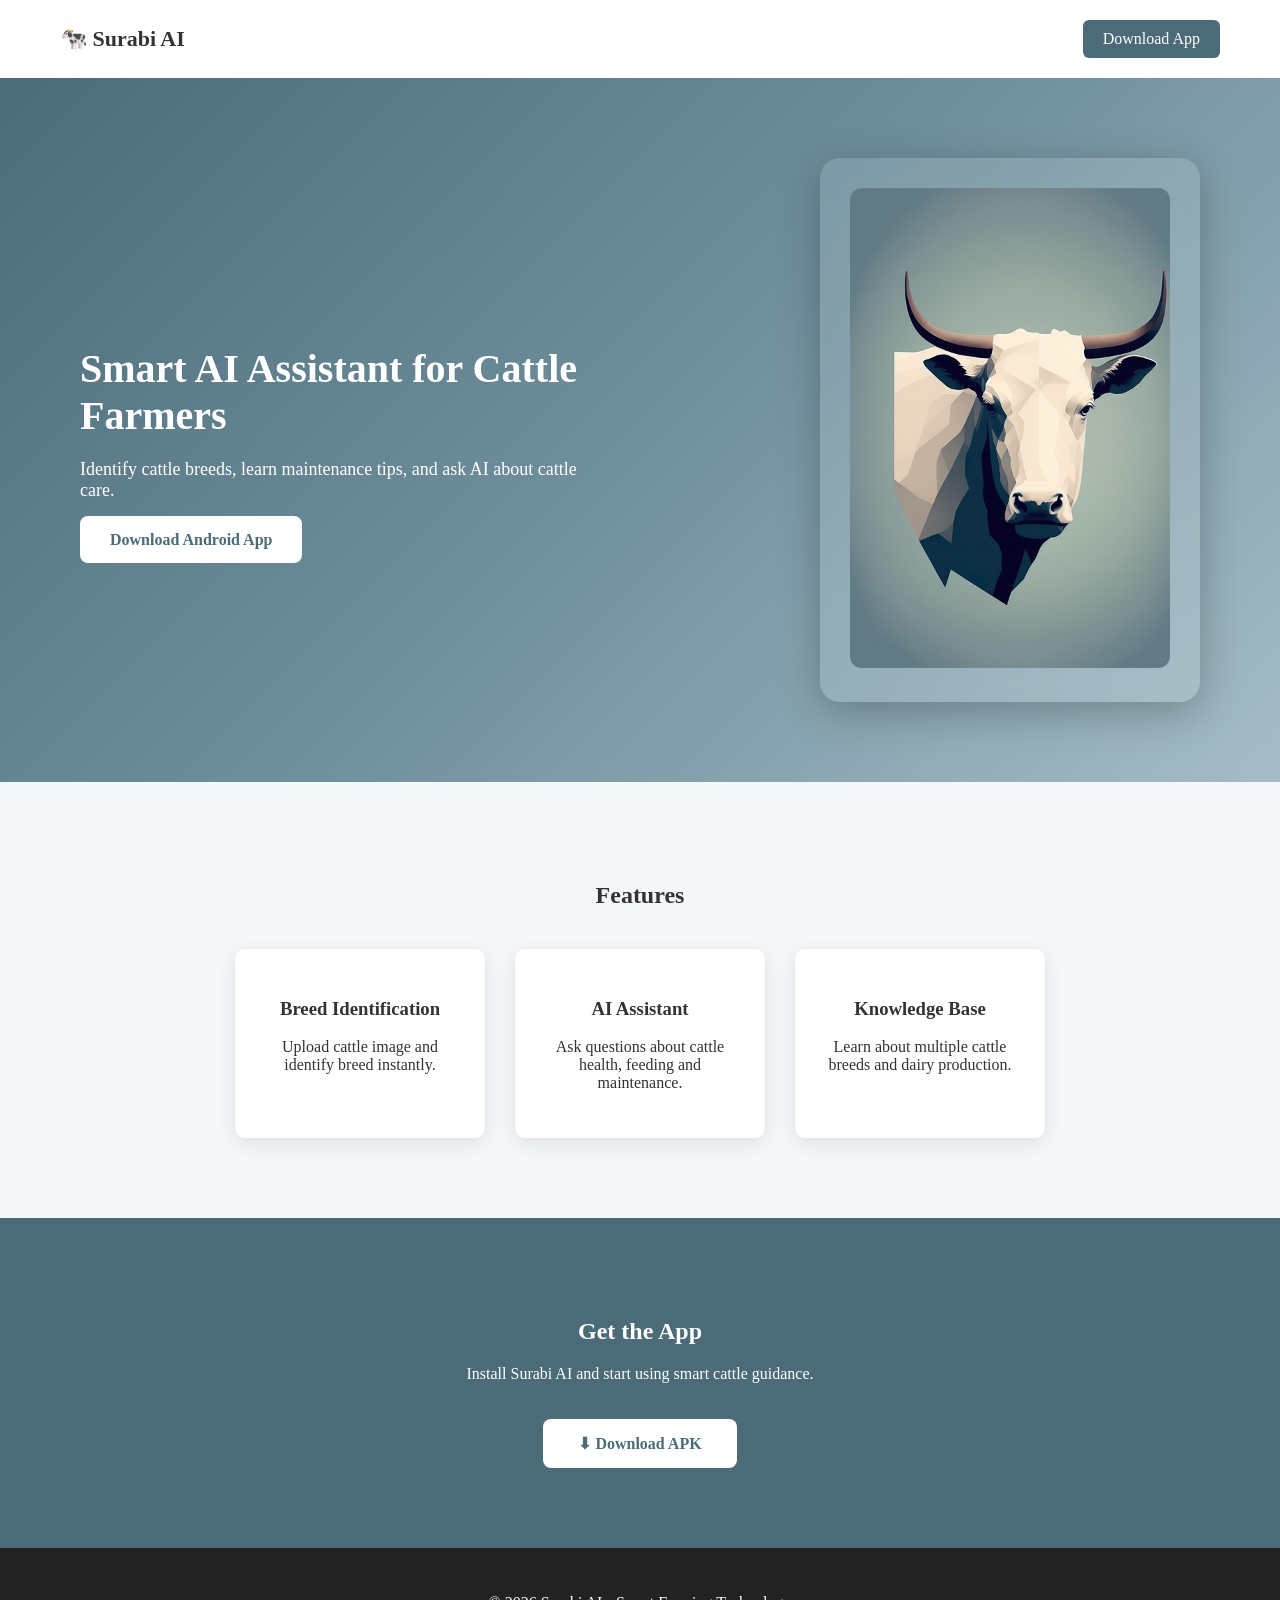
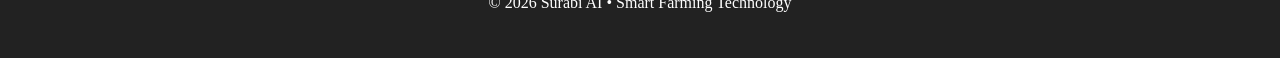
<file: index.html>
<!DOCTYPE html>
<html>

<head>

<title>Surabi AI</title>

<meta name="viewport" content="width=device-width, initial-scale=1">

<link rel="stylesheet" href="style.css">

</head>

<body>

<header class="navbar">

<div class="logo">🐄 Surabi AI</div>

<a class="nav-btn" href="#download">Download App</a>

</header>


<section class="hero">

<div class="hero-text">

<h1>Smart AI Assistant for Cattle Farmers</h1>

<p>
Identify cattle breeds, learn maintenance tips, and ask AI about cattle care.
</p>

<a href="#download" class="cta-btn">
Download Android App
</a>

</div>


<div class="hero-image">

<div class="image-card">

<img src="cattle.jpg">

</div>

</div>

</section>


<section class="features">

<h2>Features</h2>

<div class="feature-grid">

<div class="feature-card">
<h3>Breed Identification</h3>
<p>Upload cattle image and identify breed instantly.</p>
</div>

<div class="feature-card">
<h3>AI Assistant</h3>
<p>Ask questions about cattle health, feeding and maintenance.</p>
</div>

<div class="feature-card">
<h3>Knowledge Base</h3>
<p>Learn about multiple cattle breeds and dairy production.</p>
</div>

</div>

</section>


<section id="download" class="download">

<h2>Get the App</h2>

<p>Install Surabi AI and start using smart cattle guidance.</p>

<a class="download-btn"
href="https://drive.google.com/drive/folders/1UNHJH16x1EAoYYeuKHCSnw5INhuPlVcX?usp=sharing">

⬇ Download APK

</a>

</section>


<footer>

<p>© 2026 Surabi AI • Smart Farming Technology</p>

</footer>

</body>

</html>
</file>
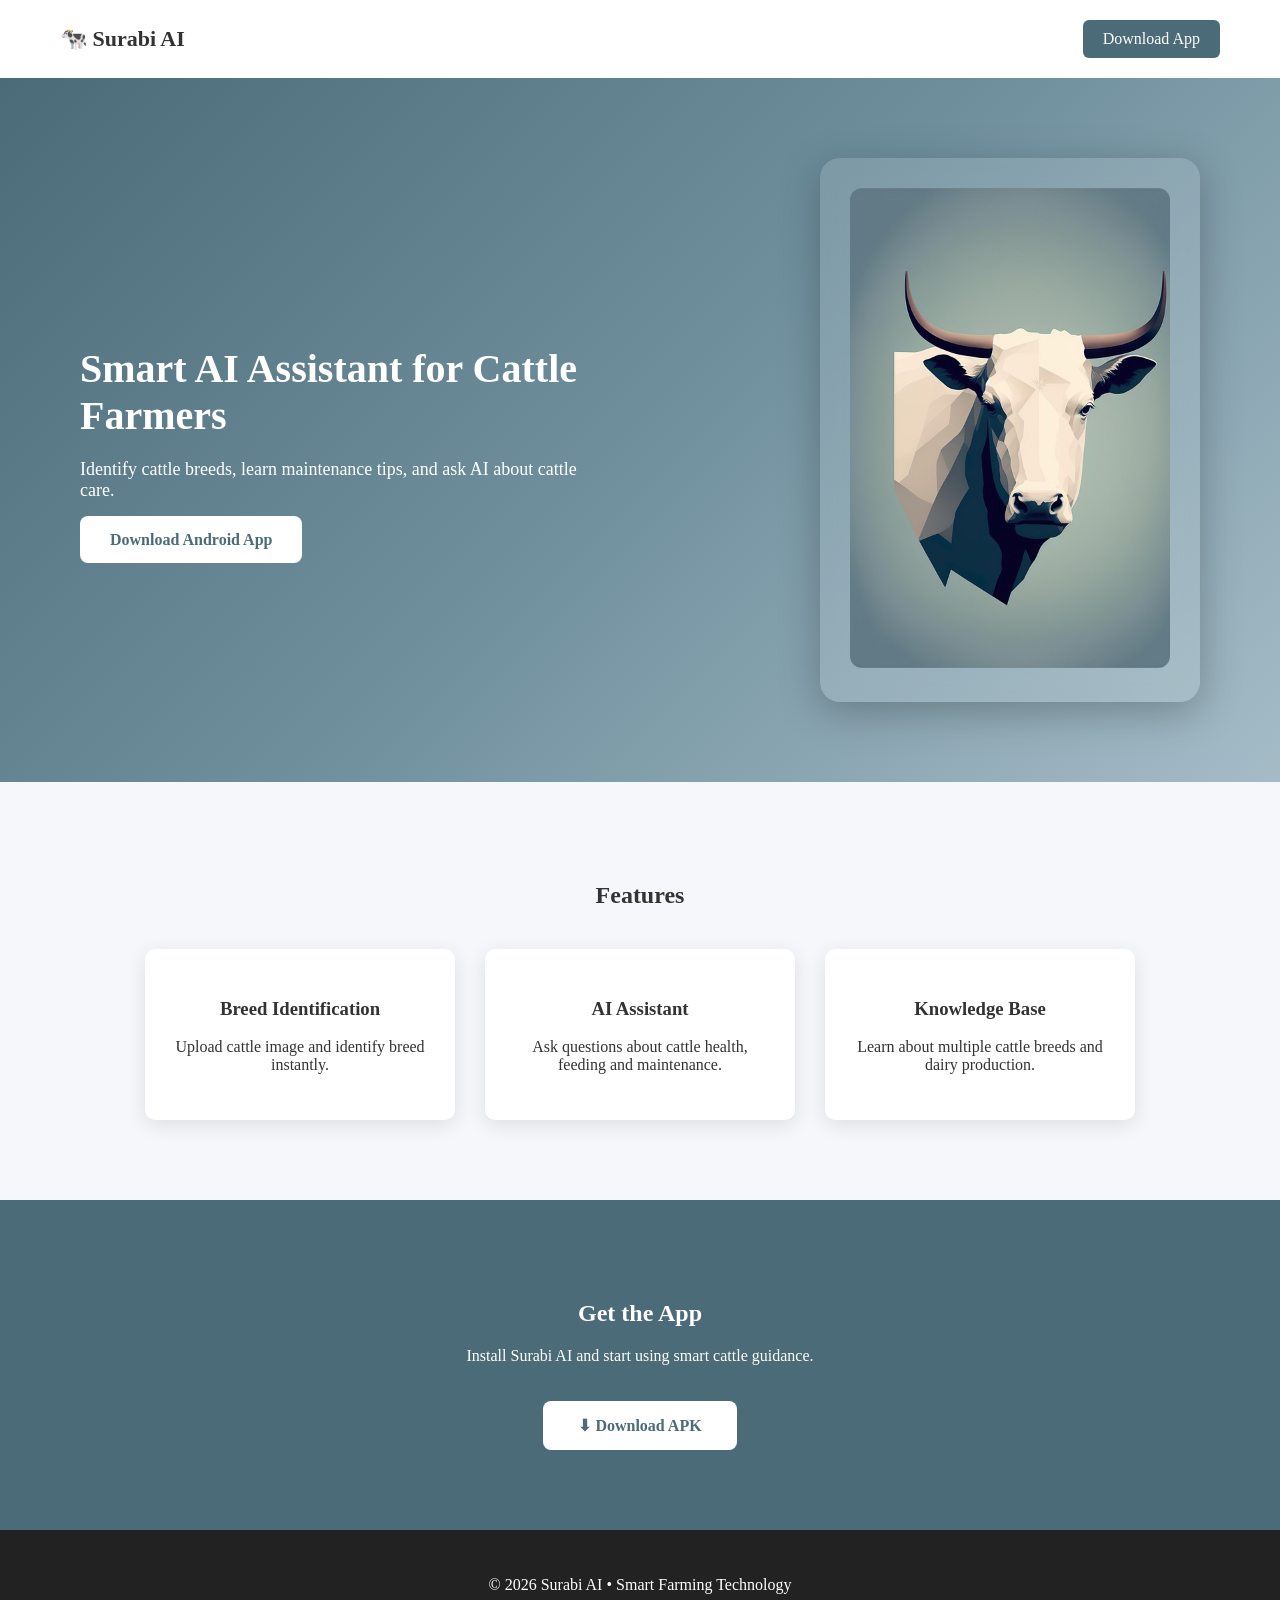
<file: templates/index.html>
<!DOCTYPE html>
<html>

<head>

<title>Surabi AI</title>

<meta name="viewport" content="width=device-width, initial-scale=1">

<link rel="stylesheet" href="/static/style.css">

</head>

<body>

<header class="navbar">

<div class="logo">🐄 Surabi AI</div>

<a class="nav-btn" href="#download">Download App</a>

</header>


<section class="hero">

<div class="hero-text">

<h1>Smart AI Assistant for Cattle Farmers</h1>

<p>
Identify cattle breeds, learn maintenance tips, and ask AI about cattle care.
</p>

<a href="#download" class="cta-btn">
Download Android App
</a>

</div>


<div class="hero-image">

<div class="image-card">

<img src="/static/cattle.jpg">

</div>

</div>

</section>


<section class="features">

<h2>Features</h2>

<div class="feature-grid">

<div class="feature-card">
<h3>Breed Identification</h3>
<p>Upload cattle image and identify breed instantly.</p>
</div>

<div class="feature-card">
<h3>AI Assistant</h3>
<p>Ask questions about cattle health, feeding and maintenance.</p>
</div>

<div class="feature-card">
<h3>Knowledge Base</h3>
<p>Learn about multiple cattle breeds and dairy production.</p>
</div>

</div>

</section>


<section id="download" class="download">

<h2>Get the App</h2>

<p>Install Surabi AI and start using smart cattle guidance.</p>

<a class="download-btn"
href="https://drive.google.com/drive/folders/1UNHJH16x1EAoYYeuKHCSnw5INhuPlVcX?usp=sharing">

⬇ Download APK

</a>

</section>


<footer>

<p>© 2026 Surabi AI • Smart Farming Technology</p>

</footer>

</body>

</html>
</file>
<file: style.css>
*{
box-sizing:border-box;
}

body{
margin:0;
font-family:Segoe UI;
background:#f5f7fb;
color:#333;
}

/* NAVBAR */

.navbar{
display:flex;
justify-content:space-between;
align-items:center;
padding:20px 60px;
background:white;
box-shadow:0 2px 10px rgba(0,0,0,0.1);
}

.logo{
font-size:22px;
font-weight:bold;
}

.nav-btn{
background:#4b6b78;
color:white;
padding:10px 20px;
text-decoration:none;
border-radius:6px;
}

/* HERO */

.hero{
display:flex;
align-items:center;
justify-content:space-between;
padding:80px;
background:linear-gradient(135deg,#4b6b78,#6f8f9d,#a5bcc7);
color:white;
gap:40px;
flex-wrap:wrap;
}

.hero-text{
max-width:500px;
}

.hero-text h1{
font-size:40px;
margin-bottom:20px;
}

.hero-text p{
font-size:18px;
margin-bottom:30px;
}

.cta-btn{
background:white;
color:#4b6b78;
padding:15px 30px;
border-radius:8px;
text-decoration:none;
font-weight:bold;
}

/* HERO IMAGE */

.hero-image{
display:flex;
justify-content:center;
align-items:center;
}

.image-card{
background:rgba(255,255,255,0.12);
padding:30px;
border-radius:20px;
backdrop-filter:blur(12px);
box-shadow:0 10px 40px rgba(0,0,0,0.25);
animation:float 4s ease-in-out infinite;
max-width:100%;
}

.image-card img{
width:320px;
max-width:100%;
border-radius:12px;
}

/* FLOAT ANIMATION */

@keyframes float{
0%{transform:translateY(0px);}
50%{transform:translateY(-12px);}
100%{transform:translateY(0px);}
}

/* FEATURES */

.features{
padding:80px;
text-align:center;
}

.feature-grid{
display:flex;
gap:30px;
justify-content:center;
margin-top:40px;
flex-wrap:wrap;
}

.feature-card{
background:white;
padding:30px;
border-radius:10px;
box-shadow:0 5px 20px rgba(0,0,0,0.1);
width:250px;
}

/* DOWNLOAD */

.download{
text-align:center;
padding:80px;
background:#4b6b78;
color:white;
}

.download-btn{
display:inline-block;
margin-top:20px;
padding:15px 35px;
background:white;
color:#4b6b78;
font-weight:bold;
border-radius:8px;
text-decoration:none;
}

/* FOOTER */

footer{
text-align:center;
padding:30px;
background:#222;
color:white;
}

/* ---------------- MOBILE RESPONSIVE ---------------- */

@media (max-width:900px){

.hero{
flex-direction:column;
text-align:center;
padding:60px 30px;
}

.hero-text h1{
font-size:32px;
}

.navbar{
padding:15px 30px;
}

.feature-grid{
flex-direction:column;
align-items:center;
}

.feature-card{
width:90%;
max-width:320px;
}

.image-card img{
width:260px;
}

}

/* SMALL PHONES */

@media (max-width:480px){

.navbar{
padding:15px 20px;
}

.hero{
padding:50px 20px;
}

.hero-text h1{
font-size:26px;
}

.hero-text p{
font-size:16px;
}

.cta-btn{
padding:12px 22px;
}

.image-card img{
width:220px;
}

}
</file>
<file: static/style.css>
body{
margin:0;
font-family:Segoe UI;
background:#f5f7fb;
color:#333;
}

.navbar{
display:flex;
justify-content:space-between;
align-items:center;
padding:20px 60px;
background:white;
box-shadow:0 2px 10px rgba(0,0,0,0.1);
}

.logo{
font-size:22px;
font-weight:bold;
}

.nav-btn{
background:#4b6b78;
color:white;
padding:10px 20px;
text-decoration:none;
border-radius:6px;
}

.hero{
display:flex;
align-items:center;
justify-content:space-between;
padding:80px;
background:linear-gradient(135deg,#4b6b78,#6f8f9d,#a5bcc7);
color:white;
}


.hero-text{
max-width:500px;
}

.hero-text h1{
font-size:40px;
margin-bottom:20px;
}

.hero-text p{
font-size:18px;
margin-bottom:30px;
}

.cta-btn{
background:white;
color:#4b6b78;
padding:15px 30px;
border-radius:8px;
text-decoration:none;
font-weight:bold;
}


.hero-image{
display:flex;
justify-content:center;
align-items:center;
}


.image-card{
background:rgba(255,255,255,0.12);
padding:30px;
border-radius:20px;
backdrop-filter:blur(12px);
box-shadow:0 10px 40px rgba(0,0,0,0.25);
animation:float 4s ease-in-out infinite;
}


.image-card img{
width:320px;
border-radius:12px;
}


@keyframes float{
0%{transform:translateY(0px);}
50%{transform:translateY(-12px);}
100%{transform:translateY(0px);}
}


.features{
padding:80px;
text-align:center;
}

.feature-grid{
display:flex;
gap:30px;
justify-content:center;
margin-top:40px;
}

.feature-card{
background:white;
padding:30px;
border-radius:10px;
box-shadow:0 5px 20px rgba(0,0,0,0.1);
width:250px;
}


.download{
text-align:center;
padding:80px;
background:#4b6b78;
color:white;
}

.download-btn{
display:inline-block;
margin-top:20px;
padding:15px 35px;
background:white;
color:#4b6b78;
font-weight:bold;
border-radius:8px;
text-decoration:none;
}


footer{
text-align:center;
padding:30px;
background:#222;
color:white;
}
</file>
